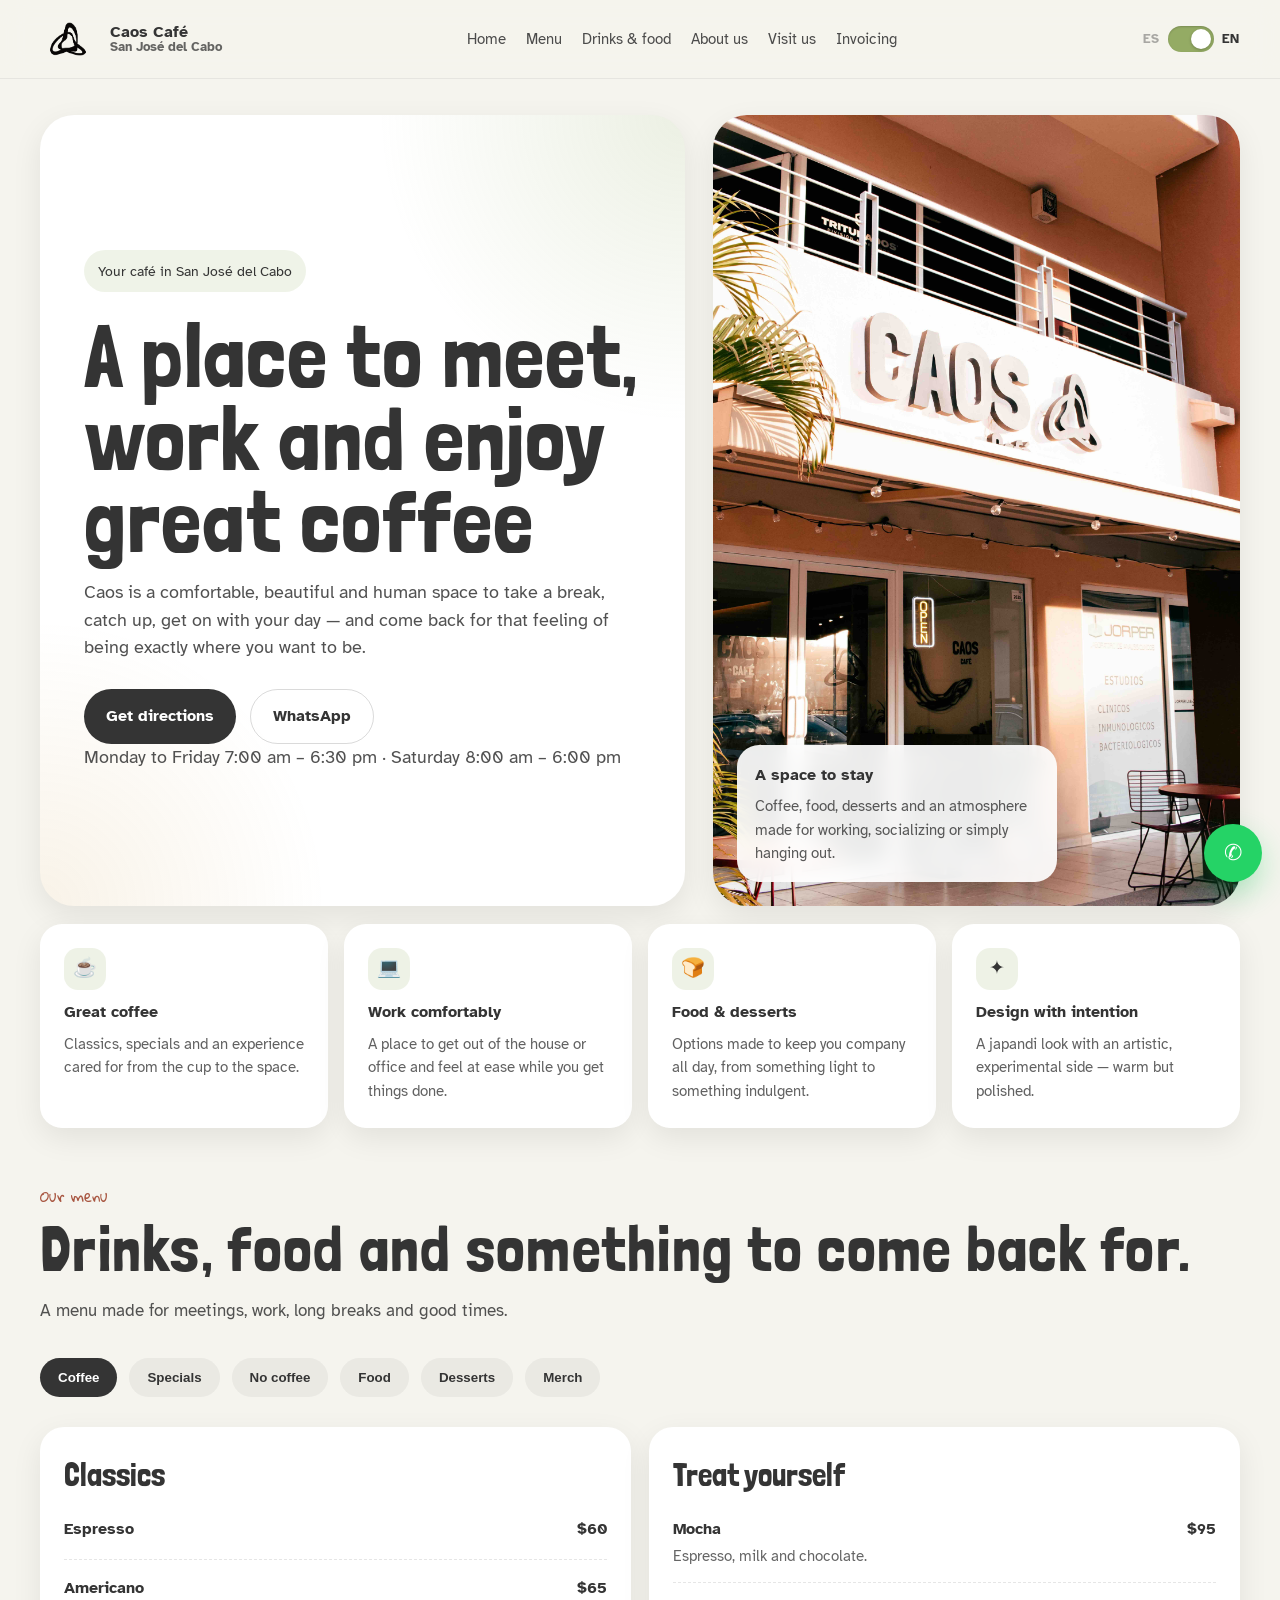
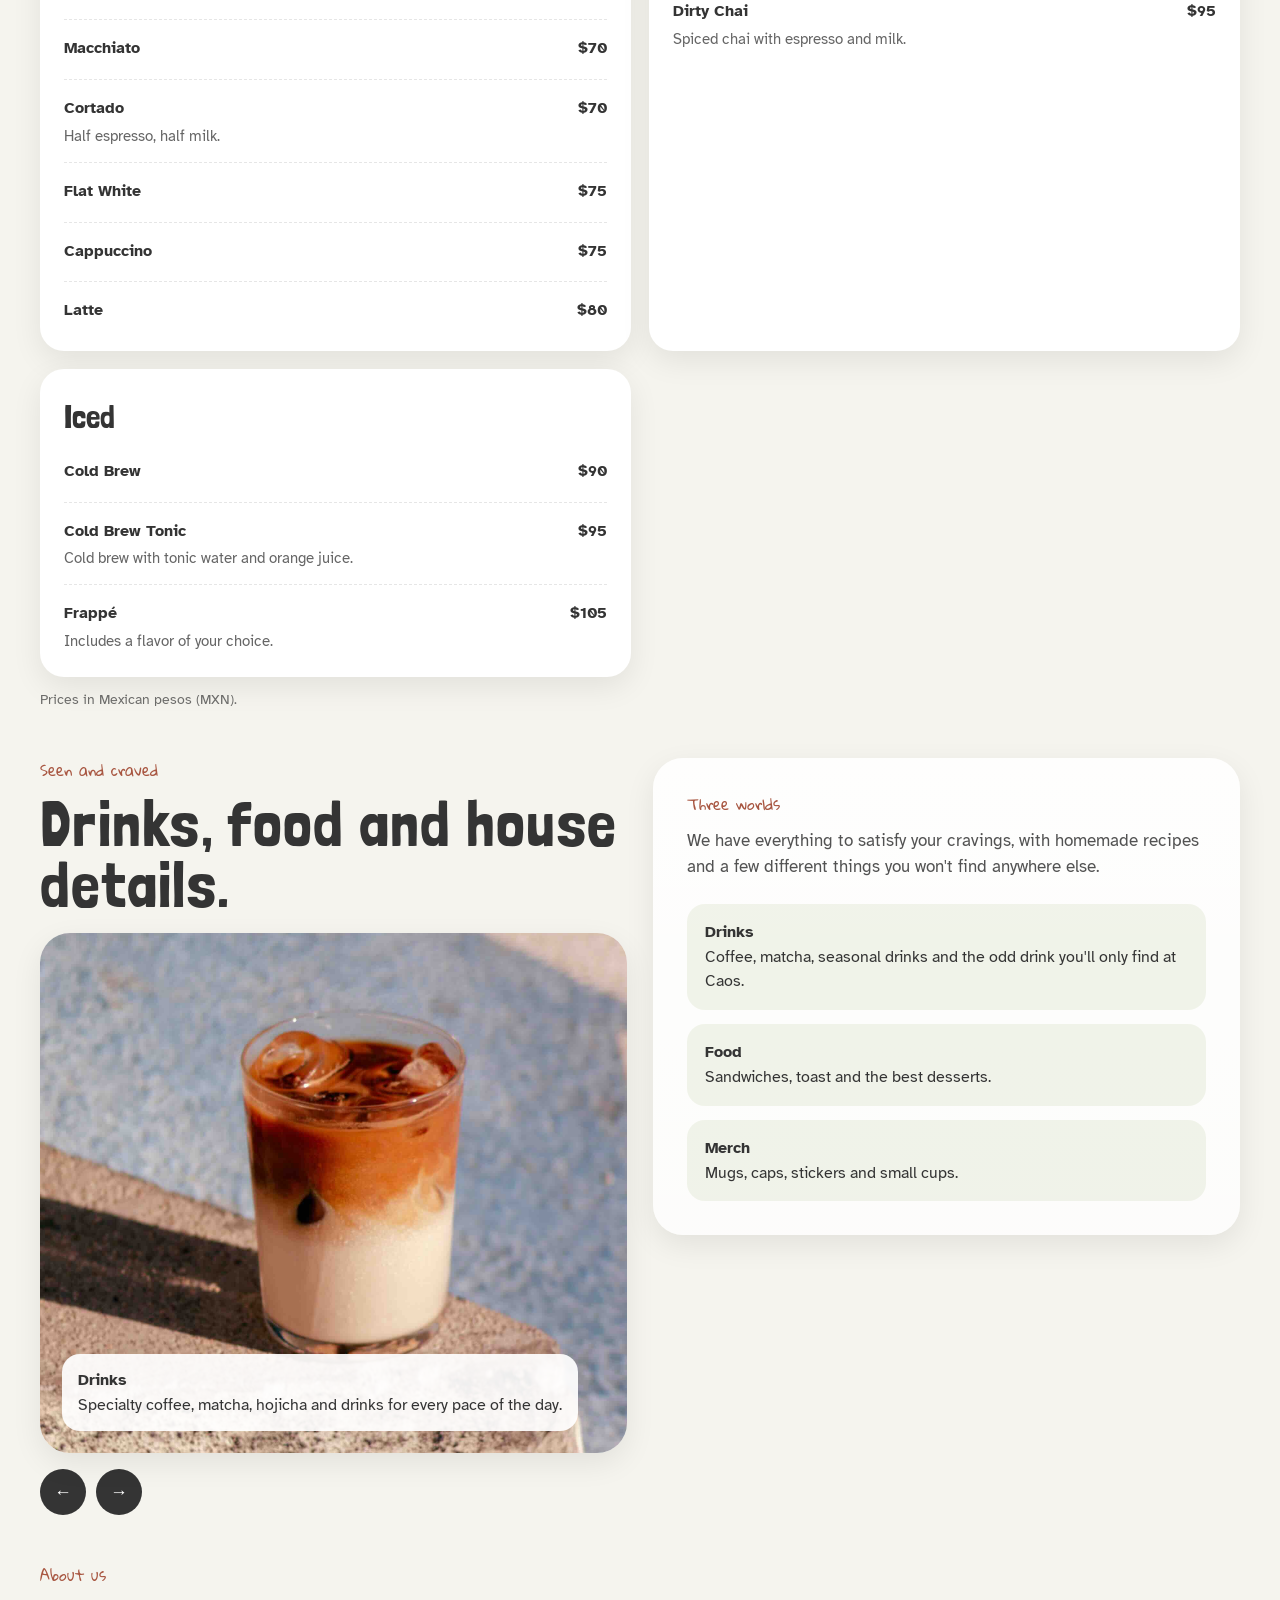
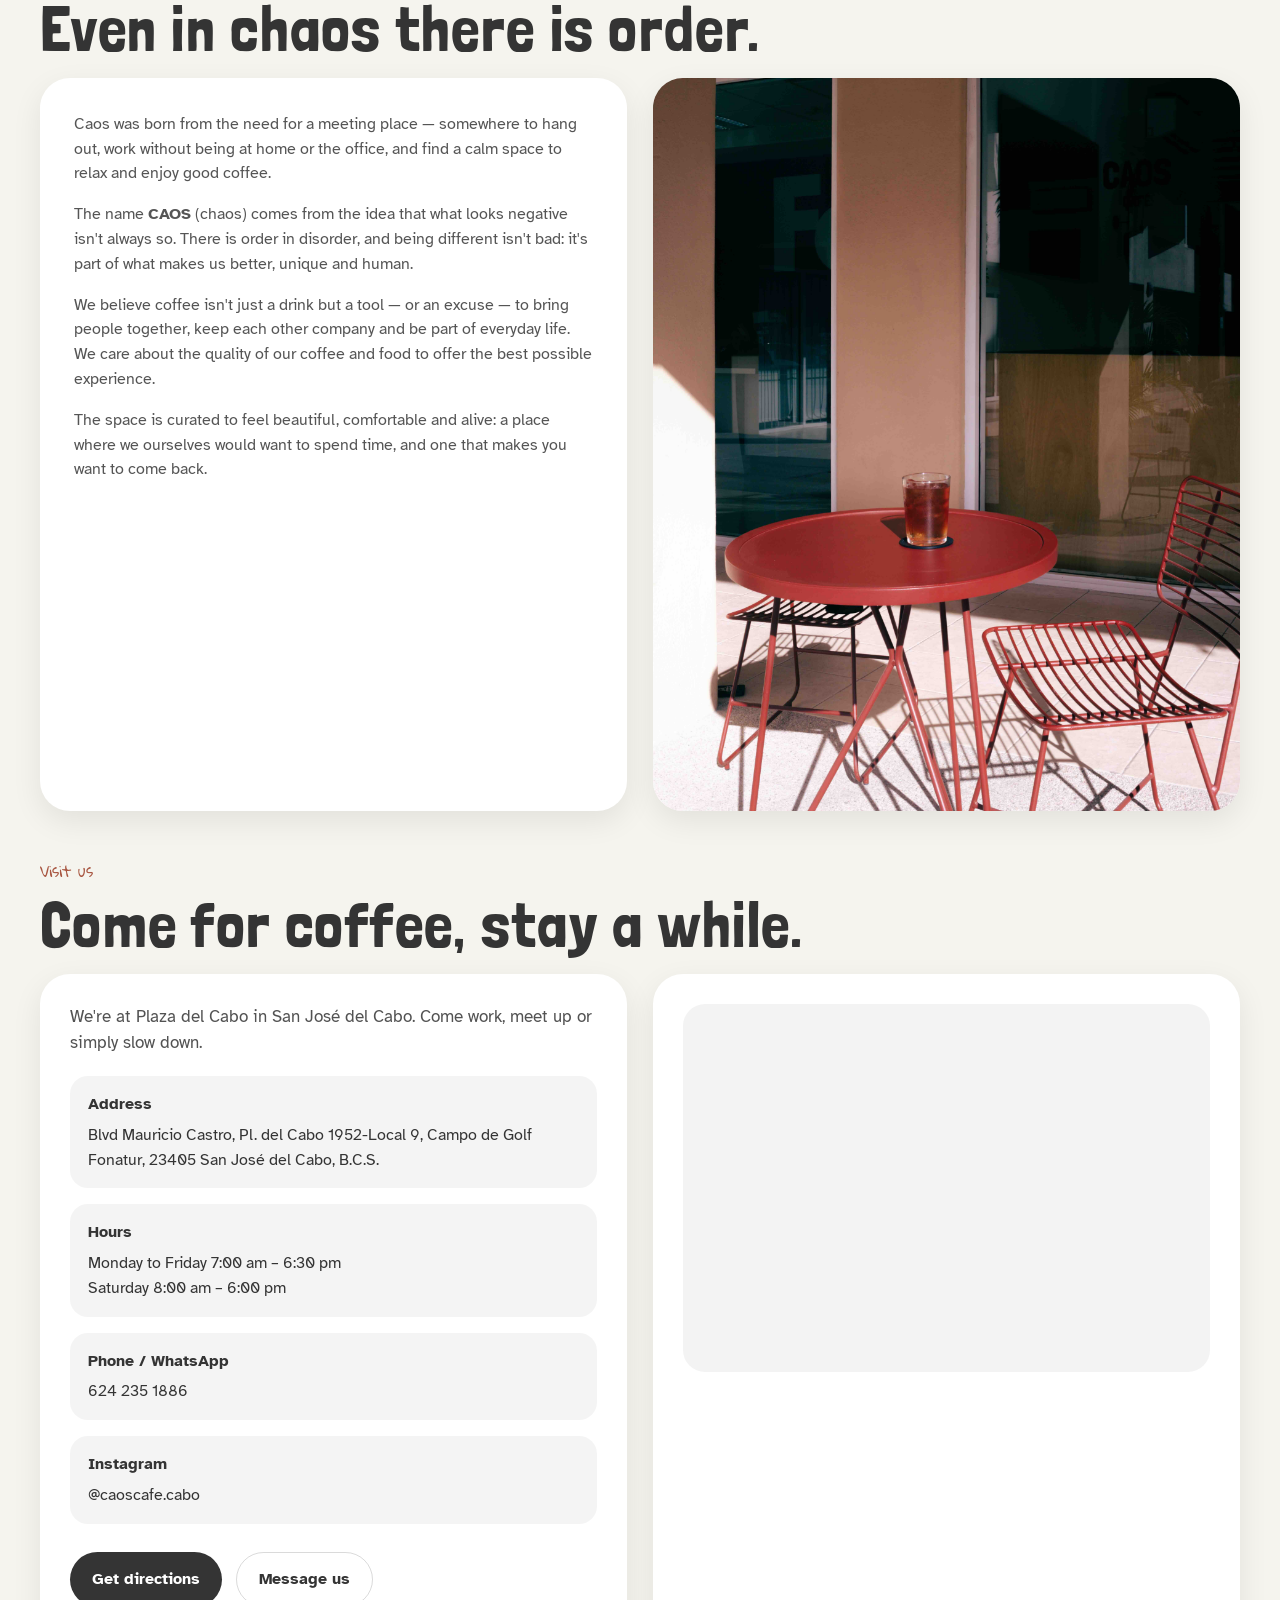
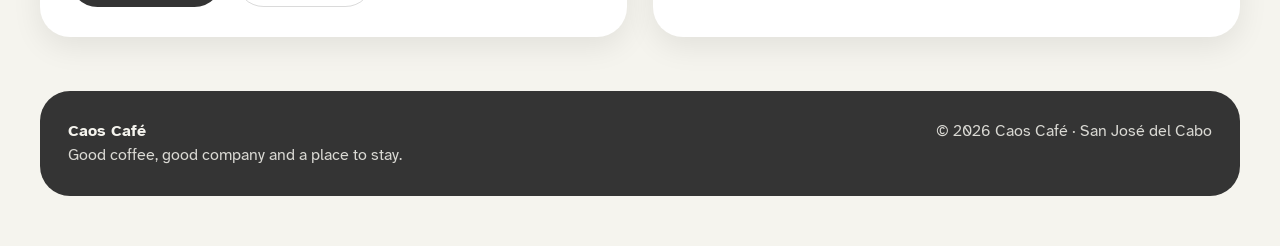
<file: index.html>
<!DOCTYPE html>
<html lang="es">
<head>
  <meta charset="UTF-8" />
  <meta name="viewport" content="width=device-width, initial-scale=1.0" />
  <title>Caos Café | San José del Cabo</title>
  <meta
    name="description"
    content="Caos Café es un rincón acogedor en San José del Cabo para reunirse, trabajar, relajarse y disfrutar de buen café, alimentos y postres."
  />

  <link rel="preconnect" href="https://fonts.googleapis.com" />
  <link rel="preconnect" href="https://fonts.gstatic.com" crossorigin />
  <link
    href="https://fonts.googleapis.com/css2?family=Atkinson+Hyperlegible:wght@400;700&family=Gloria+Hallelujah&family=Londrina+Solid:wght@300;400;900&display=swap"
    rel="stylesheet"
  />

  <link rel="stylesheet" href="style.css?v=4" />
</head>
<body>
  <header class="topbar">
    <div class="container nav">
      <a class="brand" href="#inicio">
        <div class="brand-logo">
          <img src="img/logo.png" alt="Logo Caos Café" data-i18n-attr="alt:brand.logoAlt" />
        </div>
        <div class="brand-text">
          <strong>Caos Café</strong>
          <span>San José del Cabo</span>
        </div>
      </a>

      <div class="nav-actions">
        <button class="lang-switch" id="langToggle" type="button" role="switch" aria-checked="false" aria-label="English">
          <span class="lang-label lang-es">ES</span>
          <span class="lang-track" aria-hidden="true"><span class="lang-knob"></span></span>
          <span class="lang-label lang-en">EN</span>
        </button>
        <button class="menu-toggle" id="menuToggle" aria-label="Abrir menú" data-i18n="nav.toggle" data-i18n-attr="aria-label:nav.toggleLabel">Menú</button>
      </div>

      <nav class="nav-links" id="navLinks">
        <a href="#inicio" data-i18n="nav.home">Inicio</a>
        <a href="#menu" data-i18n="nav.menu">Menú</a>
        <a href="#bebidas-alimentos" data-i18n="nav.products">Bebidas y alimentos</a>
        <a href="#sobre" data-i18n="nav.about">Sobre nosotros</a>
        <a href="#visitanos" data-i18n="nav.visit">Visítanos</a>
        <a href="factura" data-i18n="nav.invoice">Facturación</a>
      </nav>
    </div>
  </header>

  <main>
    <section class="hero container" id="inicio">
      <div class="hero-grid">
        <div class="hero-copy reveal">
          <div class="hero-tag" data-i18n="hero.tag">Tu café en San José del Cabo</div>
          <h1 data-i18n="hero.title">El lugar para reunirse, trabajar y disfrutar de buen café</h1>
          <p data-i18n="hero.text">Caos es un espacio cómodo, estético y humano para hacer una pausa, platicar, avanzar con tu día y volver por esa sensación de estar justo donde quieres estar.</p>

          <div class="btn-row">
            <a
              class="btn btn-primary"
              href="https://maps.app.goo.gl/ELxwdEVexVzNKW5b9"
              target="_blank"
              rel="noopener noreferrer"
              data-i18n="hero.directions"
            >Cómo llegar</a>

            <a
              class="btn btn-secondary"
              href="https://wa.me/526242351886"
              target="_blank"
              rel="noopener noreferrer"
            >
              WhatsApp
            </a>
          </div>

          <p class="hero-note" data-i18n="hero.hours">Lunes a viernes de 7:00 am a 6:30 pm · sábados de 8:00 am a 6:00 pm</p>
        </div>

        <div class="hero-visual reveal">
          <img src="img/hero.jpeg" alt="Interior de Caos Café" data-i18n-attr="alt:hero.imgAlt" />
          <div class="floating-card">
            <strong data-i18n="hero.cardTitle">Espacio para quedarse</strong>
            <p data-i18n="hero.cardText">Café, alimentos, postres y una atmósfera pensada para trabajar, socializar o simplemente pasar el rato.</p>
          </div>
        </div>
      </div>

      <div class="info-strip reveal">
        <div class="info-card">
          <div class="info-icon">☕</div>
          <h3 data-i18n="info.coffeeTitle">Buen café</h3>
          <p data-i18n="info.coffeeText">Clásicos, especiales y una experiencia cuidada desde la taza hasta el espacio.</p>
        </div>
        <div class="info-card">
          <div class="info-icon">💻</div>
          <h3 data-i18n="info.workTitle">Trabaja cómodo</h3>
          <p data-i18n="info.workText">Un lugar para salir de casa u oficina y sentirte a gusto mientras haces tus actividades.</p>
        </div>
        <div class="info-card">
          <div class="info-icon">🍞</div>
          <h3 data-i18n="info.foodTitle">Alimentos y postres</h3>
          <p data-i18n="info.foodText">Opciones hechas para acompañarte durante el día, desde algo ligero hasta algo antojado.</p>
        </div>
        <div class="info-card">
          <div class="info-icon">✦</div>
          <h3 data-i18n="info.designTitle">Diseño con intención</h3>
          <p data-i18n="info.designText">Una estética japandi con un lado artístico y experimental, cálida pero pulida.</p>
        </div>
      </div>
    </section>

    <section class="section" id="menu">
      <div class="container">
        <span class="eyebrow reveal" data-i18n="menu.eyebrow">Nuestro menú</span>
        <h2 class="section-title reveal" data-i18n="menu.title">Bebidas, alimentos y algo para volver.</h2>
        <p class="section-intro reveal" data-i18n="menu.intro">Un menú pensado para acompañar reuniones, trabajo, pausas largas y buenos momentos.</p>

        <div class="menu-tabs reveal" id="menuTabs"></div>
        <div id="menuPanels"></div>
        <p class="menu-note" data-i18n="menu.prices">Precios en pesos mexicanos (MXN).</p>
      </div>
    </section>

    <section class="section" id="bebidas-alimentos">
      <div class="container products-layout">
        <div class="reveal">
          <span class="eyebrow" data-i18n="products.eyebrow">Lo que se ve y se antoja</span>
          <h2 class="section-title" data-i18n="products.title">Bebidas, alimentos y detalles de la casa.</h2>

          <div class="carousel" aria-label="Carrusel de imágenes de productos" data-i18n-attr="aria-label:products.carouselLabel">
            <div class="carousel-track" id="carouselTrack">
              <div class="slide">
                <img src="img/p1.jpeg" alt="Bebida de café" data-i18n-attr="alt:products.drinksAlt" />
                <div class="slide-caption">
                  <strong data-i18n="products.drinks">Bebidas</strong>
                  <div data-i18n="products.drinksText">Café de especialidad, matcha, hojicha y bebidas para cada ritmo del día.</div>
                </div>
              </div>
              <div class="slide">
                <img src="img/p6.jpeg" alt="Alimentos de cafetería" data-i18n-attr="alt:products.foodAlt" />
                <div class="slide-caption">
                  <strong data-i18n="products.food">Alimentos</strong>
                  <div data-i18n="products.foodText">Sandwiches, toast y opciones hechas para acompañar tu pausa o jornada.</div>
                </div>
              </div>
              <div class="slide">
                <img src="img/p7.jpeg" alt="Postres y espacio del café" data-i18n-attr="alt:products.dessertsAlt" />
                <div class="slide-caption">
                  <strong data-i18n="products.desserts">Postres</strong>
                  <div data-i18n="products.dessertsText">Pequeños antojos para volver al café una y otra vez.</div>
                </div>
              </div>
              <div class="slide">
                <img src="img/m1.jpg" alt="Merch y detalles del café" data-i18n-attr="alt:products.merchAlt" />
                <div class="slide-caption">
                  <strong data-i18n="products.merch">Merch</strong>
                  <div data-i18n="products.merchText">Tazas, gorras, stickers y detalles que extienden el universo de Caos.</div>
                </div>
              </div>
            </div>
          </div>

          <div class="carousel-controls">
            <button class="carousel-btn" id="prevBtn" aria-label="Imagen anterior" data-i18n-attr="aria-label:products.prev">←</button>
            <button class="carousel-btn" id="nextBtn" aria-label="Siguiente imagen" data-i18n-attr="aria-label:products.next">→</button>
          </div>
        </div>

        <div class="products-copy reveal">
          <span class="eyebrow" data-i18n="worlds.eyebrow">Tres mundos</span>
          <p class="section-intro" data-i18n="worlds.intro">Tenemos de todo para satisfacer tus antojos, con recetas caseras y algunas cosas diferentes que no encontrarás en ningún otro lugar.</p>
          <ul>
            <li data-i18n="worlds.drinks"><strong>Bebidas</strong><br />Café, matcha, bebidas de temporada y alguna que otra bebida única de Caos.</li>
            <li data-i18n="worlds.food"><strong>Alimentos</strong><br />Sandwiches, toast y los mejores postres.</li>
            <li data-i18n="worlds.merch"><strong>Merch</strong><br />Tazas, gorras, stickers y vasitos.</li>
          </ul>
        </div>
      </div>
    </section>

    <section class="section" id="sobre">
      <div class="container">
        <span class="eyebrow reveal" data-i18n="about.eyebrow">Sobre nosotros</span>
        <h2 class="section-title reveal" data-i18n="about.title">En el desorden también existe el orden.</h2>

        <div class="about-grid">
          <div class="about-card reveal">
            <p data-i18n="about.p1">
              Caos nace de la necesidad de un lugar de reunión donde se pueda ir a pasar el rato, trabajar sin tener que estar en casa o en la oficina, y encontrar un espacio tranquilo para relajarse y disfrutar de un buen café.
            </p>
            <p data-i18n="about.p2">
              El nombre <strong>CAOS</strong> viene de la idea de que lo que aparenta ser negativo no siempre lo es. En el desorden existe el orden, y ser diferente no es malo: es parte de lo que nos vuelve mejores, únicos y humanos.
            </p>
            <p data-i18n="about.p3">
              Creemos que el café no es solo una bebida, sino una herramienta o una excusa para reunir a la gente, hacer compañía y acompañar las actividades del día a día. Cuidamos la calidad del café y de nuestros alimentos para ofrecer la mejor experiencia posible.
            </p>
            <p data-i18n="about.p4">
              El espacio está curado para sentirse bello, cómodo y vivo: un lugar en el que nosotros mismos quisiéramos pasar el rato y al que dan ganas de volver.
            </p>
          </div>

          <div class="about-image reveal">
            <img src="img/e5.jpeg" alt="Espacio interior del café" data-i18n-attr="alt:about.imgAlt" />
          </div>
        </div>
      </div>
    </section>

    <section class="section" id="visitanos">
      <div class="container">
        <span class="eyebrow reveal" data-i18n="visit.eyebrow">Visítanos</span>
        <h2 class="section-title reveal" data-i18n="visit.title">Pasa por café, quédate un rato.</h2>

        <div class="contact-grid">
          <div class="contact-card reveal">
            <p class="section-intro" data-i18n="visit.intro">Estamos en Plaza del Cabo, en San José del Cabo. Ven a trabajar, reunirte o simplemente bajar el ritmo.</p>

            <div class="contact-list">
              <div class="contact-item">
                <strong data-i18n="visit.address">Dirección</strong>
                Blvd Mauricio Castro, Pl. del Cabo 1952-Local 9, Campo de Golf Fonatur, 23405 San José del Cabo, B.C.S.
              </div>
              <div class="contact-item">
                <strong data-i18n="visit.hours">Horario</strong>
                <span data-i18n="visit.hoursText">Lunes a viernes de 7:00 am a 6:30 pm<br />Sábados de 8:00 am a 6:00 pm</span>
              </div>
              <div class="contact-item">
                <strong data-i18n="visit.phone">Teléfono / WhatsApp</strong>
                <a href="tel:+526242351886">624 235 1886</a>
              </div>
              <div class="contact-item">
                <strong>Instagram</strong>
                <a href="https://www.instagram.com/caoscafe.cabo/" target="_blank" rel="noopener noreferrer">
                  @caoscafe.cabo
                </a>
              </div>
            </div>

            <div class="btn-row">
              <a
                class="btn btn-primary"
                href="https://maps.app.goo.gl/ELxwdEVexVzNKW5b9"
                target="_blank"
                rel="noopener noreferrer"
                data-i18n="hero.directions"
              >Cómo llegar</a>
              <a
                class="btn btn-secondary"
                href="https://wa.me/526242351886"
                target="_blank"
                rel="noopener noreferrer"
                data-i18n="visit.write"
              >Escríbenos</a>
            </div>
          </div>

          <div class="map-card reveal">
            <div class="map-embed">
              <iframe
                title="Mapa de Caos Café" data-i18n-attr="title:visit.mapTitle"
                src="https://www.google.com/maps?q=Blvd%20Mauricio%20Castro,%20Pl.%20del%20Cabo%201952-Local%209,%20Campo%20de%20Golf%20Fonatur,%2023405%20San%20Jos%C3%A9%20del%20Cabo,%20B.C.S.&output=embed"
                loading="lazy"
                referrerpolicy="no-referrer-when-downgrade"
              ></iframe>
            </div>
          </div>
        </div>
      </div>
    </section>
  </main>

  <footer class="footer">
    <div class="container">
      <div class="footer-card">
        <div>
          <strong>Caos Café</strong>
          <p data-i18n="footer.tagline">Buen café, buena compañía y un lugar para quedarse.</p>
        </div>
        <div>
          <p>© 2026 Caos Café · San José del Cabo</p>
        </div>
      </div>
    </div>
  </footer>

  <a
    class="whatsapp-float"
    href="https://wa.me/526242351886"
    target="_blank"
    rel="noopener noreferrer"
    aria-label="Abrir WhatsApp" data-i18n-attr="aria-label:whatsapp.label"
  >
    ✆
  </a>

  <script src="menu.js?v=4"></script>
  <script src="i18n.js?v=4"></script>
  <script>
    const menuToggle = document.getElementById("menuToggle");
    const navLinks = document.getElementById("navLinks");

    menuToggle?.addEventListener("click", () => {
      navLinks.classList.toggle("open");
    });

    navLinks?.querySelectorAll("a").forEach((link) => {
      link.addEventListener("click", () => navLinks.classList.remove("open"));
    });

    const track = document.getElementById("carouselTrack");
    const slides = document.querySelectorAll(".slide");
    const prevBtn = document.getElementById("prevBtn");
    const nextBtn = document.getElementById("nextBtn");

    let currentSlide = 0;

    function updateCarousel() {
      track.style.transform = `translateX(-${currentSlide * 100}%)`;
    }

    nextBtn?.addEventListener("click", () => {
      currentSlide = (currentSlide + 1) % slides.length;
      updateCarousel();
    });

    prevBtn?.addEventListener("click", () => {
      currentSlide = (currentSlide - 1 + slides.length) % slides.length;
      updateCarousel();
    });

    setInterval(() => {
      currentSlide = (currentSlide + 1) % slides.length;
      updateCarousel();
    }, 5000);

    const revealItems = document.querySelectorAll(".reveal");

    const revealObserver = new IntersectionObserver(
      (entries) => {
        entries.forEach((entry) => {
          if (entry.isIntersecting) {
            entry.target.classList.add("visible");
          }
        });
      },
      { threshold: 0.14 }
    );

    revealItems.forEach((item) => revealObserver.observe(item));
  </script>
</body>
</html>
</file>
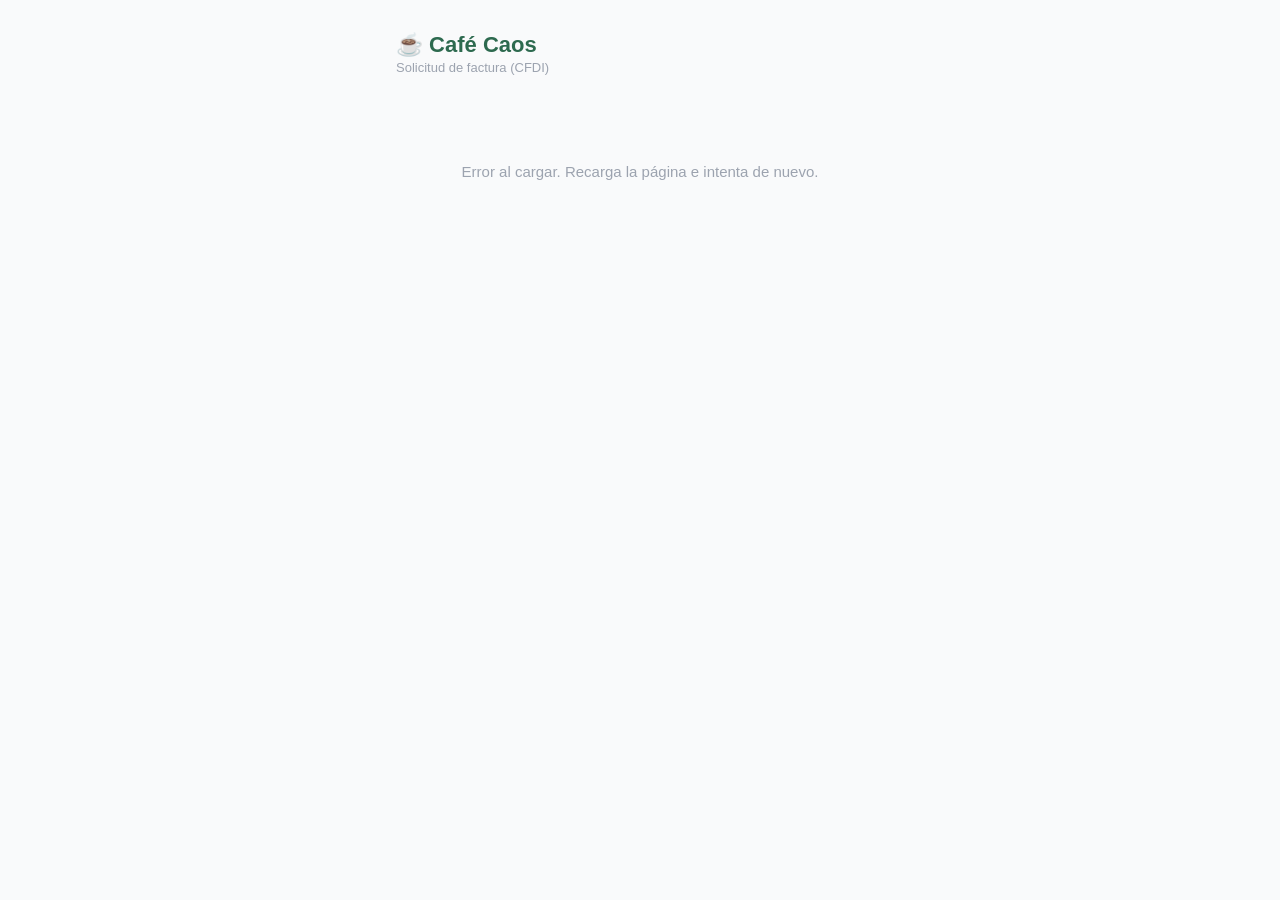
<file: factura.html>
<!DOCTYPE html>
<html lang="es">
<head>
  <meta charset="UTF-8" />
  <meta name="viewport" content="width=device-width, initial-scale=1.0" />
  <title>Solicitar factura — Café Caos</title>
  <style>
    *, *::before, *::after { box-sizing: border-box; margin: 0; padding: 0; }
    body {
      font-family: -apple-system, BlinkMacSystemFont, 'Segoe UI', sans-serif;
      background: #f9fafb;
      color: #111827;
      min-height: 100vh;
    }
    .wrap {
      max-width: 520px;
      margin: 0 auto;
      padding: 32px 16px 64px;
    }
    .brand {
      font-size: 22px;
      font-weight: 800;
      color: #2d6a4f;
      margin-bottom: 2px;
    }
    .brand-sub {
      font-size: 13px;
      color: #9ca3af;
      margin-bottom: 28px;
    }
    h1 {
      font-size: 22px;
      font-weight: 800;
      color: #111827;
      margin-bottom: 20px;
    }
    .card {
      background: #fff;
      border: 1.5px solid #e5e7eb;
      border-radius: 16px;
      padding: 20px;
      margin-bottom: 16px;
    }
    .section-title {
      font-size: 11px;
      font-weight: 700;
      color: #9ca3af;
      text-transform: uppercase;
      letter-spacing: .5px;
      margin-bottom: 16px;
    }
    label {
      display: block;
      font-size: 12px;
      font-weight: 700;
      color: #6b7280;
      text-transform: uppercase;
      letter-spacing: .4px;
      margin: 16px 0 5px;
    }
    label:first-of-type { margin-top: 0; }
    input, select {
      width: 100%;
      padding: 11px 13px;
      border: 1.5px solid #e5e7eb;
      border-radius: 10px;
      font-size: 15px;
      color: #111827;
      background: #fff;
      -webkit-appearance: none;
      appearance: none;
      outline: none;
      transition: border-color .15s;
    }
    input:focus, select:focus { border-color: #2d6a4f; }
    .hint { font-size: 12px; color: #9ca3af; margin-top: 4px; }
    .rules {
      background: #f0fdf4;
      border: 1.5px solid #86efac;
      border-radius: 12px;
      padding: 14px 16px;
      margin-bottom: 20px;
      font-size: 13px;
      color: #166534;
      line-height: 1.7;
    }
    .rules strong { display: block; font-size: 14px; font-weight: 700; margin-bottom: 4px; }
    .notice {
      background: #fef9c3;
      border-radius: 12px;
      padding: 13px 16px;
      font-size: 13px;
      color: #854d0e;
      margin-bottom: 16px;
      line-height: 1.5;
      display: none;
    }
    .closed-msg {
      background: #fef2f2;
      border: 1.5px solid #fca5a5;
      border-radius: 12px;
      padding: 28px 20px;
      text-align: center;
      font-size: 14px;
      color: #991b1b;
      line-height: 1.6;
      display: none;
    }
    .closed-msg strong { display: block; font-size: 20px; font-weight: 800; margin-bottom: 10px; }
    .error-box {
      background: #fef2f2;
      border: 1.5px solid #fca5a5;
      border-radius: 12px;
      padding: 13px 16px;
      font-size: 14px;
      color: #991b1b;
      margin-bottom: 16px;
      display: none;
    }
    .success-box {
      text-align: center;
      padding: 48px 16px;
      display: none;
    }
    .success-box .icon { font-size: 64px; margin-bottom: 16px; }
    .success-box h2 { font-size: 22px; font-weight: 800; margin-bottom: 10px; }
    .success-box p { font-size: 15px; color: #6b7280; line-height: 1.6; }
    #submit-btn {
      display: block;
      width: 100%;
      padding: 16px;
      background: #2d6a4f;
      color: #fff;
      font-size: 16px;
      font-weight: 800;
      border: none;
      border-radius: 14px;
      cursor: pointer;
      margin-top: 20px;
      transition: opacity .15s;
    }
    #submit-btn:disabled { opacity: .6; cursor: default; }
    #loading { text-align: center; padding: 60px 0; color: #9ca3af; font-size: 15px; }
  </style>
</head>
<body>
  <div class="wrap">
    <div class="brand">☕ Café Caos</div>
    <div class="brand-sub">Solicitud de factura (CFDI)</div>

    <div id="loading">Cargando…</div>

    <div id="closed-msg" class="closed-msg">
      <strong>Formulario cerrado hoy</strong>
      El último día del mes el formulario está cerrado para el procesamiento de cierres fiscales.<br><br>
      Si realizaste una compra este mes y necesitas factura, comunícate directamente con nosotros.
    </div>

    <div id="form-section" style="display:none">
      <h1>Solicitar factura</h1>

      <div id="notice" class="notice"></div>
      <div id="rules" class="rules"></div>
      <div id="error-box" class="error-box"></div>

      <div id="success-box" class="success-box">
        <div class="icon">✅</div>
        <h2>¡Solicitud enviada!</h2>
        <p id="success-msg"></p>
      </div>

      <form id="cfdi-form">
        <div class="card">
          <p class="section-title">Datos de tu ticket</p>

          <label for="ticket_number">Número de ticket</label>
          <input type="number" id="ticket_number" name="ticket_number" min="1"
                 placeholder="Ej. 42" required />
          <div class="hint">Número impreso en tu recibo o que te indicó el barista.</div>

          <label for="amount">Total pagado (sin propina)</label>
          <input type="text" id="amount" name="amount" inputmode="decimal"
                 placeholder="Ej. 120.00" required />
          <div class="hint">El total de tu ticket tal como aparece en el recibo, sin incluir propina.</div>

        </div>

        <div class="card">
          <p class="section-title">Datos fiscales</p>

          <label for="rfc">RFC</label>
          <input type="text" id="rfc" name="rfc" maxlength="13"
                 placeholder="XAXX010101000" required
                 oninput="this.value=this.value.toUpperCase()" />
          <div class="hint">12 caracteres (empresa) o 13 (persona física)</div>

          <label for="razon_social">Razón social o nombre</label>
          <input type="text" id="razon_social" name="razon_social"
                 placeholder="MI EMPRESA SA DE CV" required />

          <label for="codigo_postal">Código postal fiscal</label>
          <input type="text" id="codigo_postal" name="codigo_postal"
                 placeholder="06600" maxlength="5" inputmode="numeric"
                 pattern="\d{5}" required
                 oninput="this.value=this.value.replace(/\D/g,'')" />
          <div class="hint">Código postal de tu domicilio fiscal (5 dígitos), tal como aparece en tu constancia del SAT.</div>

          <label for="uso_cfdi">Uso de CFDI</label>
          <select id="uso_cfdi" name="uso_cfdi" required>
            <option value="">Selecciona…</option>
            <option value="G01">G01 — Adquisición de mercancías</option>
            <option value="G03">G03 — Gastos en general</option>
            <option value="I01">I01 — Construcciones</option>
            <option value="I04">I04 — Equipo de cómputo y accesorios</option>
            <option value="D01">D01 — Honorarios médicos, dentales y gastos hospitalarios</option>
            <option value="D10">D10 — Pagos por servicios educativos</option>
            <option value="S01">S01 — Sin efectos fiscales</option>
            <option value="CP01">CP01 — Pagos</option>
          </select>

          <label for="regimen_fiscal">Régimen fiscal</label>
          <select id="regimen_fiscal" name="regimen_fiscal" required>
            <option value="">Selecciona…</option>
            <option value="601">601 — General de Ley Personas Morales</option>
            <option value="603">603 — Personas Morales con Fines no Lucrativos</option>
            <option value="605">605 — Sueldos y Salarios</option>
            <option value="606">606 — Arrendamiento</option>
            <option value="608">608 — Demás ingresos</option>
            <option value="612">612 — Personas Físicas con Actividades Empresariales</option>
            <option value="616">616 — Sin obligaciones fiscales</option>
            <option value="621">621 — Incorporación Fiscal</option>
            <option value="625">625 — Régimen de Plataformas Tecnológicas</option>
            <option value="626">626 — Régimen Simplificado de Confianza (RESICO)</option>
          </select>

          <label for="forma_pago">Forma de pago</label>
          <select id="forma_pago" name="forma_pago" required>
            <option value="">Selecciona…</option>
            <option value="01">01 — Efectivo</option>
            <option value="03">03 — Transferencia electrónica</option>
            <option value="04">04 — Tarjeta de crédito</option>
            <option value="28">28 — Tarjeta de débito</option>
            <option value="99">99 — Por definir</option>
          </select>

          <label for="cfdi_email">Correo electrónico</label>
          <input type="email" id="cfdi_email" name="cfdi_email"
                 placeholder="facturacion@empresa.com" required />
          <div class="hint">Tu CFDI será enviado a este correo.</div>

          <label for="telefono">Teléfono de contacto (opcional)</label>
          <input type="tel" id="telefono" name="telefono"
                 placeholder="55 1234 5678" inputmode="tel" />
          <div class="hint">Por si necesitamos contactarte sobre tu factura.</div>
        </div>

        <button type="submit" id="submit-btn">Enviar solicitud</button>
      </form>
    </div>
  </div>

  <script>
    var API = 'https://xtwfopmvxjaavcxanzka.supabase.co/functions/v1/cfdi-form';

    var MONTHS = ['enero','febrero','marzo','abril','mayo','junio','julio','agosto','septiembre','octubre','noviembre','diciembre'];
    function localMonthName() {
      var now = new Date();
      return MONTHS[now.getMonth()] + ' ' + now.getFullYear();
    }
    function localDeadline() {
      var now = new Date();
      var last = new Date(now.getFullYear(), now.getMonth() + 1, 0);
      return last.getDate() + ' de ' + MONTHS[last.getMonth()];
    }

    function rulesHtml(d) {
      var mn = d.monthName || localMonthName();
      var dl = d.deadline   || localDeadline();
      return '<strong>ℹ️ Reglas de facturación</strong>' +
        'Solo puedes solicitar factura de compras del <strong>mes en curso (' + mn + ')</strong>.<br>' +
        'El formulario cierra el último día del mes para el procesamiento de cierres fiscales.<br>' +
        'Tienes hasta el <strong>' + dl + '</strong> para solicitar tu factura.';
    }

    fetch(API)
      .then(function(r) { return r.json(); })
      .then(function(d) {
        document.getElementById('loading').style.display = 'none';
        if (d.closedToday) {
          document.getElementById('closed-msg').style.display = 'block';
        } else {
          document.getElementById('rules').innerHTML = rulesHtml(d);
          if (d.daysLeft <= 3) {
            var n = document.getElementById('notice');
            n.innerHTML = '⚠️ Quedan ' + d.daysLeft + ' día' + (d.daysLeft !== 1 ? 's' : '') +
              ' para solicitar tu factura del mes.';
            n.style.display = 'block';
          }
          document.getElementById('form-section').style.display = 'block';
        }
      })
      .catch(function() {
        document.getElementById('loading').textContent =
          'Error al cargar. Recarga la página e intenta de nuevo.';
      });

    document.getElementById('cfdi-form').addEventListener('submit', function(e) {
      e.preventDefault();
      var btn = document.getElementById('submit-btn');
      var errBox = document.getElementById('error-box');
      btn.disabled = true;
      btn.textContent = 'Enviando…';
      errBox.style.display = 'none';

      fetch(API, {
        method: 'POST',
        headers: { 'Content-Type': 'application/json' },
        body: JSON.stringify({
          ticket_number:  document.getElementById('ticket_number').value,
          amount:         document.getElementById('amount').value,
          rfc:            document.getElementById('rfc').value,
          razon_social:   document.getElementById('razon_social').value,
          codigo_postal:  document.getElementById('codigo_postal').value,
          uso_cfdi:       document.getElementById('uso_cfdi').value,
          regimen_fiscal: document.getElementById('regimen_fiscal').value,
          forma_pago:     document.getElementById('forma_pago').value,
          cfdi_email:     document.getElementById('cfdi_email').value,
          telefono:       document.getElementById('telefono').value,
        }),
      })
        .then(function(r) {
          return r.json().then(function(d) { return { status: r.status, body: d }; });
        })
        .then(function(res) {
          var d = res.body;
          if (d.ok) {
            document.getElementById('cfdi-form').style.display = 'none';
            document.getElementById('success-msg').textContent = d.message;
            document.getElementById('success-box').style.display = 'block';
          } else {
            errBox.textContent = d.error || d.message || ('Error ' + res.status + '. Intenta de nuevo.');
            errBox.style.display = 'block';
            btn.disabled = false;
            btn.textContent = 'Enviar solicitud';
          }
        })
        .catch(function() {
          errBox.textContent = 'Error de conexión. Verifica tu internet e intenta de nuevo.';
          errBox.style.display = 'block';
          btn.disabled = false;
          btn.textContent = 'Enviar solicitud';
        });
    });
  </script>
</body>
</html>
</file>
<file: style.css>
:root {
  --bg: rgb(245, 244, 238);
  --text: rgb(52, 52, 52);
  --olive: rgb(148, 171, 100);
  --mustard: rgb(203, 154, 65);
  --terracotta: rgb(168, 86, 65);
  --white: #ffffff;
  --shadow: 0 10px 30px rgba(0, 0, 0, 0.08);
  --radius: 22px;
  --max-width: 1200px;
}

* {
  box-sizing: border-box;
}

html {
  scroll-behavior: smooth;
}

body {
  margin: 0;
  font-family: "Atkinson Hyperlegible", sans-serif;
  background: var(--bg);
  color: var(--text);
  line-height: 1.55;
}

img {
  max-width: 100%;
  display: block;
}

a {
  color: inherit;
  text-decoration: none;
}

.container {
  width: min(calc(100% - 32px), var(--max-width));
  margin: 0 auto;
}

.section {
  padding: 24px 0;
}

.eyebrow {
  font-family: "Gloria Hallelujah", cursive;
  color: var(--terracotta);
  font-size: 0.95rem;
  margin-bottom: 12px;
  display: inline-block;
}

.section-title {
  font-family: "Londrina Solid", cursive;
  font-size: clamp(2.2rem, 5vw, 4.2rem);
  line-height: 0.95;
  letter-spacing: 0.02em;
  margin: 0 0 18px;
  font-weight: 400;
}

.section-intro {
  max-width: 760px;
  font-size: 1.05rem;
  color: rgba(52, 52, 52, 0.85);
  margin: 0;
}

.btn-row {
  display: flex;
  gap: 14px;
  flex-wrap: wrap;
  margin-top: 28px;
}

.btn {
  display: inline-flex;
  align-items: center;
  justify-content: center;
  gap: 10px;
  padding: 14px 22px;
  border-radius: 999px;
  font-weight: 700;
  transition: transform 0.25s ease, opacity 0.25s ease, background 0.25s ease;
  cursor: pointer;
  border: none;
}

.btn:hover {
  transform: translateY(-2px);
}

.btn-primary {
  background: var(--text);
  color: var(--white);
}

.btn-secondary {
  background: transparent;
  border: 1.5px solid rgba(52, 52, 52, 0.18);
  color: var(--text);
}

.topbar {
  position: sticky;
  top: 0;
  z-index: 1000;
  backdrop-filter: blur(14px);
  background: rgba(245, 244, 238, 0.78);
  border-bottom: 1px solid rgba(52, 52, 52, 0.08);
}

.nav {
  min-height: 78px;
  display: flex;
  align-items: center;
  justify-content: space-between;
  gap: 20px;
}

.brand {
  display: flex;
  align-items: center;
  gap: 14px;
  font-weight: 700;
}

.brand-logo {
  width: 56px;
  height: 56px;
  border-radius: 0;
  background: transparent;
  display: flex;
  align-items: center;
  justify-content: center;
  box-shadow: none;
  overflow: visible;
  flex-shrink: 0;
}

.brand-logo img {
  width: 100%;
  height: 100%;
  object-fit: contain;
  display: block;
}

.brand-text {
  display: flex;
  flex-direction: column;
  line-height: 1.05;
}

.brand-text strong {
  font-size: 1rem;
}

.brand-text span {
  font-size: 0.82rem;
  opacity: 0.75;
}

.nav-links {
  display: flex;
  align-items: center;
  gap: 20px;
  font-size: 0.96rem;
}

.nav-links a {
  position: relative;
  opacity: 0.88;
}

.nav-links a::after {
  content: "";
  position: absolute;
  left: 0;
  bottom: -6px;
  width: 100%;
  height: 2px;
  background: var(--terracotta);
  transform: scaleX(0);
  transform-origin: left;
  transition: transform 0.25s ease;
}

.nav-links a:hover::after {
  transform: scaleX(1);
}

.menu-toggle {
  display: none;
  background: transparent;
  border: none;
  font-size: 1rem;
  font-weight: 700;
  color: var(--text);
}

.hero {
  padding: 36px 0 32px;
}

.hero-grid {
  display: grid;
  grid-template-columns: 1.1fr 0.9fr;
  gap: 28px;
  align-items: stretch;
}

.hero-copy,
.hero-visual {
  border-radius: 34px;
  overflow: hidden;
  background: var(--white);
  box-shadow: var(--shadow);
}

.hero-copy {
  padding: 44px;
  display: flex;
  flex-direction: column;
  justify-content: center;
  position: relative;
  min-height: 600px;
  background:
    radial-gradient(circle at top right, rgba(148, 171, 100, 0.18), transparent 30%),
    radial-gradient(circle at bottom left, rgba(203, 154, 65, 0.12), transparent 28%),
    var(--white);
}

.hero-tag {
  display: inline-flex;
  align-items: center;
  gap: 10px;
  width: fit-content;
  background: rgba(148, 171, 100, 0.15);
  color: var(--text);
  border-radius: 999px;
  padding: 10px 14px;
  font-size: 0.9rem;
  margin-bottom: 22px;
}

.hero h1 {
  font-family: "Londrina Solid", cursive;
  font-size: clamp(3.2rem, 7vw, 6.4rem);
  line-height: 0.92;
  letter-spacing: 0.01em;
  margin: 0 0 18px;
  font-weight: 400;
}

.hero p {
  font-size: 1.1rem;
  max-width: 620px;
  margin: 0;
  color: rgba(52, 52, 52, 0.86);
}

.hero-note {
  margin-top: 26px;
  font-size: 0.98rem;
  color: rgba(52, 52, 52, 0.72);
}

.hero-visual {
  position: relative;
  min-height: 600px;
}

.hero-visual img {
  width: 100%;
  height: 100%;
  object-fit: cover;
}

.floating-card {
  position: absolute;
  left: 24px;
  bottom: 24px;
  background: rgba(255, 255, 255, 0.92);
  backdrop-filter: blur(10px);
  border-radius: 22px;
  padding: 18px 18px 16px;
  max-width: 320px;
  box-shadow: var(--shadow);
}

.floating-card strong {
  display: block;
  margin-bottom: 8px;
}

.floating-card p {
  margin: 0;
  font-size: 0.95rem;
  color: rgba(52, 52, 52, 0.82);
}

.info-strip {
  display: grid;
  grid-template-columns: repeat(4, 1fr);
  gap: 16px;
  margin-top: 18px;
}

.info-card {
  background: var(--white);
  border-radius: 22px;
  padding: 24px;
  box-shadow: var(--shadow);
}

.info-card h3 {
  margin: 10px 0 8px;
  font-size: 1rem;
}

.info-card p {
  margin: 0;
  color: rgba(52, 52, 52, 0.78);
  font-size: 0.95rem;
}

.info-icon {
  width: 42px;
  height: 42px;
  border-radius: 14px;
  display: grid;
  place-items: center;
  background: rgba(148, 171, 100, 0.16);
  font-size: 1.2rem;
}

.menu-tabs {
  display: flex;
  gap: 12px;
  flex-wrap: wrap;
  margin: 34px 0 30px;
}

.tab-btn {
  background: rgba(52, 52, 52, 0.06);
  color: var(--text);
  border: none;
  padding: 12px 18px;
  border-radius: 999px;
  font-weight: 700;
  cursor: pointer;
  transition: 0.25s ease;
}

.tab-btn.active {
  background: var(--text);
  color: var(--white);
}

.menu-panel {
  display: none;
}

.menu-panel.active {
  display: block;
  animation: fadeUp 0.35s ease;
}

.menu-grid {
  display: grid;
  grid-template-columns: repeat(2, 1fr);
  gap: 18px;
}

.menu-card {
  background: var(--white);
  border-radius: 24px;
  padding: 24px;
  box-shadow: var(--shadow);
}

.menu-card h3 {
  margin: 0 0 16px;
  font-family: "Londrina Solid", cursive;
  font-size: 2rem;
  font-weight: 400;
}

.menu-list {
  display: flex;
  flex-direction: column;
  gap: 16px;
}

.menu-item {
  padding-bottom: 14px;
  border-bottom: 1px dashed rgba(52, 52, 52, 0.12);
}

.menu-item:last-child {
  border-bottom: none;
  padding-bottom: 0;
}

.menu-topline {
  display: flex;
  justify-content: space-between;
  gap: 18px;
  font-weight: 700;
  margin-bottom: 4px;
}

.menu-desc {
  font-size: 0.93rem;
  color: rgba(52, 52, 52, 0.76);
}

.products-layout {
  display: grid;
  grid-template-columns: 1fr 1fr;
  gap: 26px;
  align-items: start;
}

.carousel {
  position: relative;
  background: var(--white);
  border-radius: 30px;
  overflow: hidden;
  box-shadow: var(--shadow);
}

.carousel-track {
  display: flex;
  transition: transform 0.45s ease;
}

.slide {
  min-width: 100%;
  position: relative;
  height: 520px;
}

.slide img {
  width: 100%;
  height: 100%;
  object-fit: cover;
}

.slide-caption {
  position: absolute;
  left: 22px;
  bottom: 22px;
  background: rgba(255, 255, 255, 0.92);
  padding: 14px 16px;
  border-radius: 18px;
  max-width: calc(100% - 44px);
  box-shadow: var(--shadow);
}

.carousel-controls {
  display: flex;
  gap: 10px;
  margin-top: 16px;
}

.carousel-btn {
  border: none;
  width: 46px;
  height: 46px;
  border-radius: 50%;
  background: var(--text);
  color: var(--white);
  cursor: pointer;
  font-size: 1.1rem;
}

.products-copy {
  background: linear-gradient(180deg, rgba(255, 255, 255, 0.9), rgba(255, 255, 255, 0.76));
  box-shadow: var(--shadow);
  border-radius: 30px;
  padding: 34px;
}

.products-copy ul {
  list-style: none;
  padding: 0;
  margin: 24px 0 0;
  display: grid;
  gap: 14px;
}

.products-copy li {
  background: rgba(148, 171, 100, 0.12);
  border-radius: 18px;
  padding: 16px 18px;
}

.about-grid {
  display: grid;
  grid-template-columns: 1fr 1fr;
  gap: 26px;
  align-items: stretch;
}

.about-card,
.about-image {
  background: var(--white);
  border-radius: 30px;
  overflow: hidden;
  box-shadow: var(--shadow);
}

.about-card {
  padding: 34px;
}

.about-card p {
  margin: 0 0 16px;
  color: rgba(52, 52, 52, 0.84);
  font-size: 1rem;
}

.about-image img {
  width: 100%;
  height: 100%;
  object-fit: cover;
  min-height: 100%;
}

.contact-grid {
  display: grid;
  grid-template-columns: 1fr 1fr;
  gap: 26px;
}

.contact-card,
.map-card {
  background: var(--white);
  border-radius: 30px;
  padding: 30px;
  box-shadow: var(--shadow);
}

.contact-list {
  display: grid;
  gap: 16px;
  margin-top: 20px;
}

.contact-item {
  padding: 16px 18px;
  background: rgba(52, 52, 52, 0.05);
  border-radius: 18px;
}

.contact-item strong {
  display: block;
  margin-bottom: 6px;
}

.map-embed {
  border-radius: 22px;
  overflow: hidden;
  min-height: 360px;
  background: rgba(52, 52, 52, 0.06);
}

.map-embed iframe {
  width: 100%;
  height: 360px;
  border: 0;
}

.footer {
  padding: 30px 0 50px;
}

.footer-card {
  background: var(--text);
  color: var(--bg);
  border-radius: 30px;
  padding: 28px;
  display: flex;
  justify-content: space-between;
  gap: 20px;
  flex-wrap: wrap;
}

.footer-card p {
  margin: 0;
  opacity: 0.86;
}

.whatsapp-float {
  position: fixed;
  right: 18px;
  bottom: 18px;
  z-index: 1001;
  background: #25d366;
  color: white;
  width: 58px;
  height: 58px;
  border-radius: 50%;
  display: grid;
  place-items: center;
  box-shadow: 0 12px 30px rgba(37, 211, 102, 0.32);
  font-size: 1.35rem;
}

.reveal {
  opacity: 0;
  transform: translateY(28px);
  transition: opacity 0.7s ease, transform 0.7s ease;
}

.reveal.visible {
  opacity: 1;
  transform: translateY(0);
}

@keyframes fadeUp {
  from {
    opacity: 0;
    transform: translateY(12px);
  }
  to {
    opacity: 1;
    transform: translateY(0);
  }
}

@media (max-width: 1024px) {
  .hero-grid,
  .products-layout,
  .about-grid,
  .contact-grid {
    grid-template-columns: 1fr;
  }

  .info-strip,
  .menu-grid {
    grid-template-columns: 1fr 1fr;
  }

  .hero-copy,
  .hero-visual {
    min-height: auto;
  }

  .slide {
    height: 440px;
  }
}

@media (max-width: 760px) {
  .nav {
    min-height: 72px;
  }

  .menu-toggle {
    display: inline-flex;
  }

  .nav-links {
    position: absolute;
    left: 16px;
    right: 16px;
    top: 78px;
    background: rgba(245, 244, 238, 0.98);
    border: 1px solid rgba(52, 52, 52, 0.08);
    box-shadow: var(--shadow);
    border-radius: 22px;
    padding: 18px;
    display: none;
    flex-direction: column;
    align-items: flex-start;
  }

  .nav-links.open {
    display: flex;
  }

  .hero-copy {
    padding: 32px 24px;
  }

  .section {
    padding: 20px 0;
  }

  .info-strip,
  .menu-grid {
    grid-template-columns: 1fr;
  }

  .floating-card {
    left: 16px;
    right: 16px;
    bottom: 16px;
    max-width: none;
  }

  .slide {
    height: 360px;
  }

  .footer-card {
    flex-direction: column;
  }
}

/* ── Idioma ES / EN + nota de precios ───────────────────────── */
.nav-actions {
  display: flex;
  align-items: center;
  gap: 12px;
  order: 3;
}

.lang-switch {
  display: inline-flex;
  align-items: center;
  gap: 8px;
  border: none;
  background: transparent;
  padding: 4px 0;
  font: inherit;
  font-size: 0.82rem;
  font-weight: 700;
  letter-spacing: 0.04em;
  color: var(--text);
  cursor: pointer;
}

.lang-switch .lang-label {
  opacity: 0.4;
  transition: opacity 0.2s ease;
}

.lang-switch[aria-checked="false"] .lang-es,
.lang-switch[aria-checked="true"] .lang-en {
  opacity: 1;
}

.lang-switch .lang-track {
  position: relative;
  width: 46px;
  height: 26px;
  border-radius: 999px;
  background: var(--olive);
  box-shadow: inset 0 1px 2px rgba(0, 0, 0, 0.18);
  transition: background 0.2s ease;
}

.lang-switch .lang-knob {
  position: absolute;
  top: 3px;
  left: 3px;
  width: 20px;
  height: 20px;
  border-radius: 50%;
  background: var(--white);
  box-shadow: 0 1px 3px rgba(0, 0, 0, 0.25);
  transition: transform 0.2s ease;
}

.lang-switch[aria-checked="true"] .lang-knob {
  transform: translateX(20px);
}

.lang-switch:focus-visible {
  outline: 2px solid var(--terracotta);
  outline-offset: 4px;
  border-radius: 6px;
}

.menu-note {
  margin: 12px 0 0;
  font-size: 0.85rem;
  opacity: 0.7;
}
</file>
